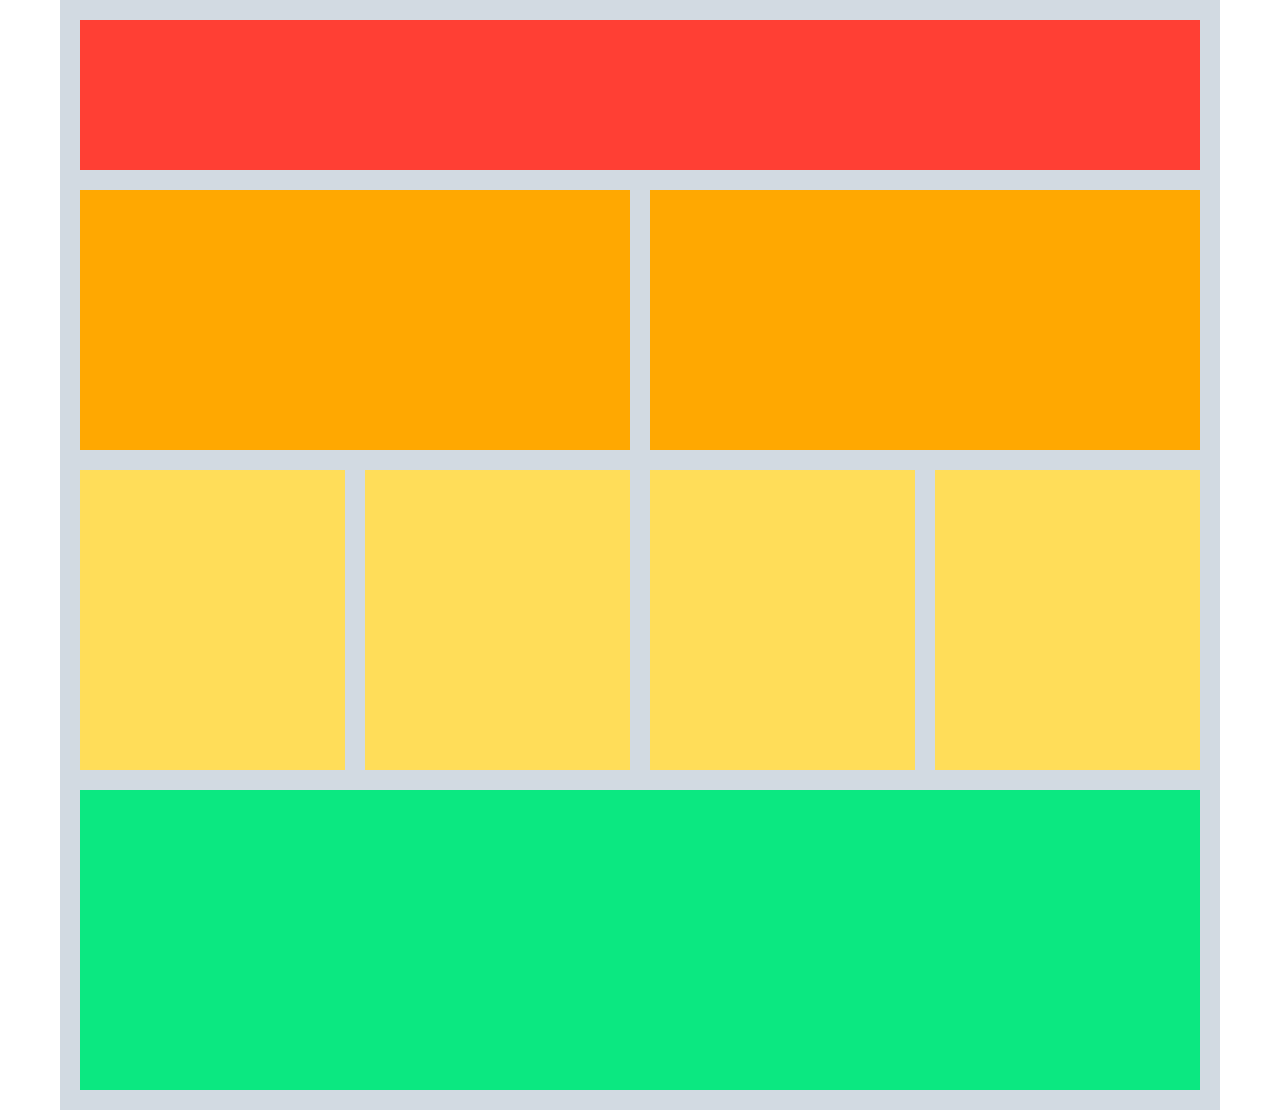
<file: layout_1/index.html>
<!DOCTYPE html>
<html lang="sv">

<head>
    <meta charset="UTF-8">
    <meta http-equiv="X-UA-Compatible" content="IE=edge">
    <meta name="viewport" content="width=device-width, initial-scale=1.0">
    <title>layout_1</title>
    <link rel="stylesheet" href="style.css">
</head>

<body>
    <div class="container">
        <header class="main-header"></header>
        <section class="orange">
            <article class="orange1"></article>
            <article class="orange1"></article>
        </section>
        <section class="gul">
            <article class="gul1"></article>
            <article class="gul1"></article>
            <article class="gul1"></article>
            <article class="gul1"></article>
        </section>
        <footer class="main-footer"></footer>
    </div>
</body>

</html>
</file>
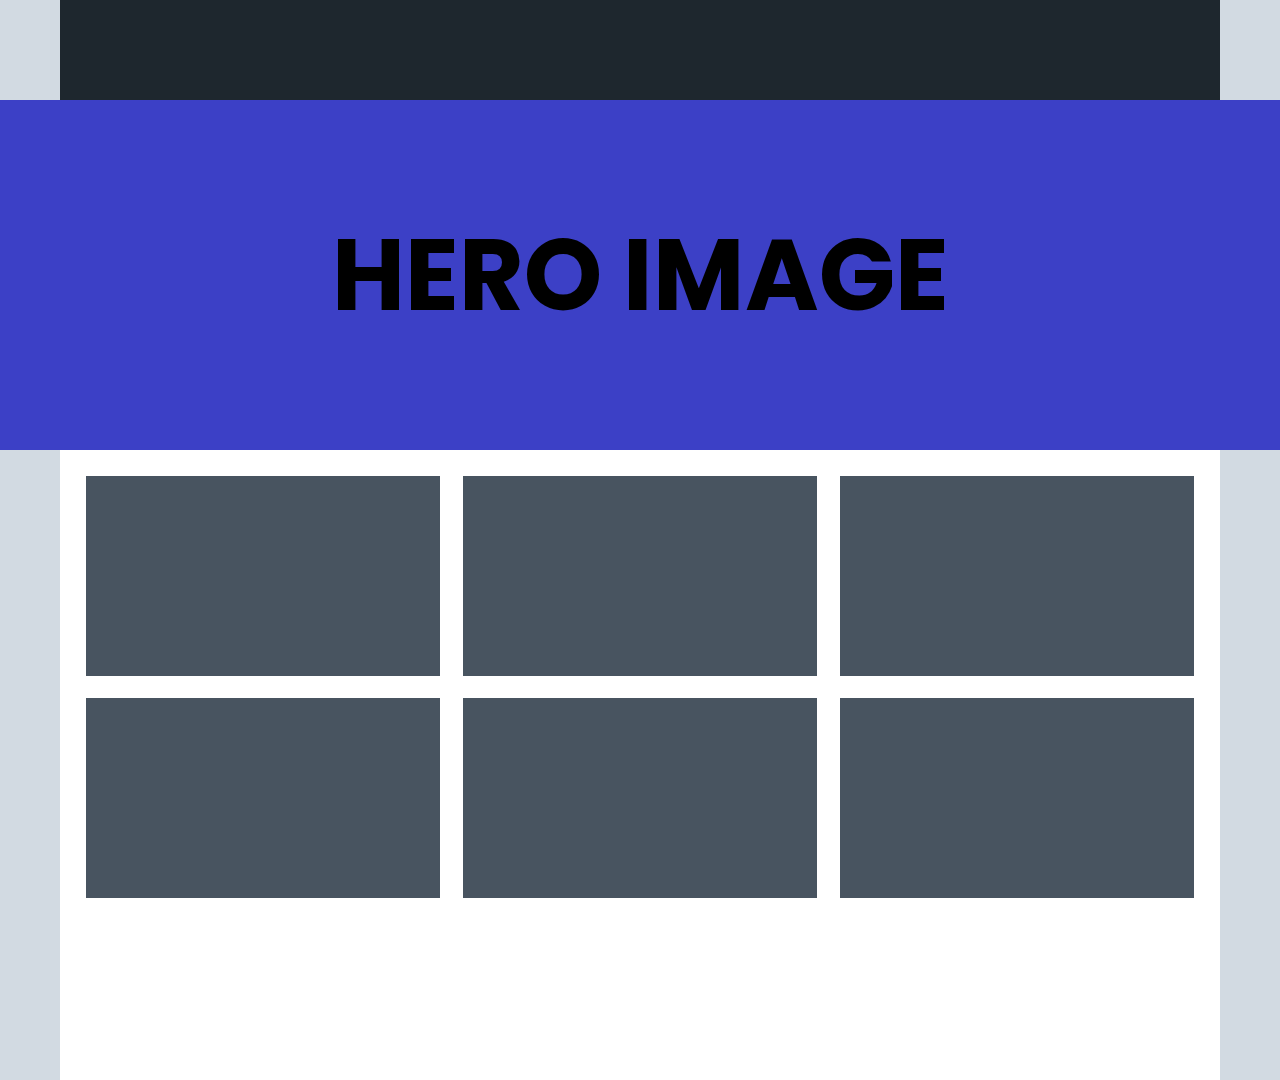
<file: layout_2/index.html>
<!DOCTYPE html>
<html lang="sv">

<head>
    <meta charset="UTF-8">
    <meta http-equiv="X-UA-Compatible" content="IE=edge">
    <meta name="viewport" content="width=device-width, initial-scale=1.0">
    <title>layout_2</title>
    <link rel="preconnect" href="https://fonts.googleapis.com">
    <link rel="preconnect" href="https://fonts.gstatic.com" crossorigin>
    <link href="https://fonts.googleapis.com/css2?family=Poppins:wght@400;500&display=swap" rel="stylesheet">
    <link rel="stylesheet" href="style.css">
</head>

<body>
    <!-- två header på varandra som ligger utanför containern -->
    <header class="main-header"></header>
    <!-- denna ligger utanför för att kunna fylla hela containern -->
    <div class="heroimage">
        <h1>HERO IMAGE</h1>
    </div>
    <!-- inehåller bara bilderna men är en klippa ändå -->
    <section class="container">
        <article class="bilder"></article>
        <article class="bilder"></article>
        <article class="bilder"></article>
        <article class="bilder"></article>
        <article class="bilder"></article>
        <article class="bilder"></article>
    </section>
</body>

</html>
</file>
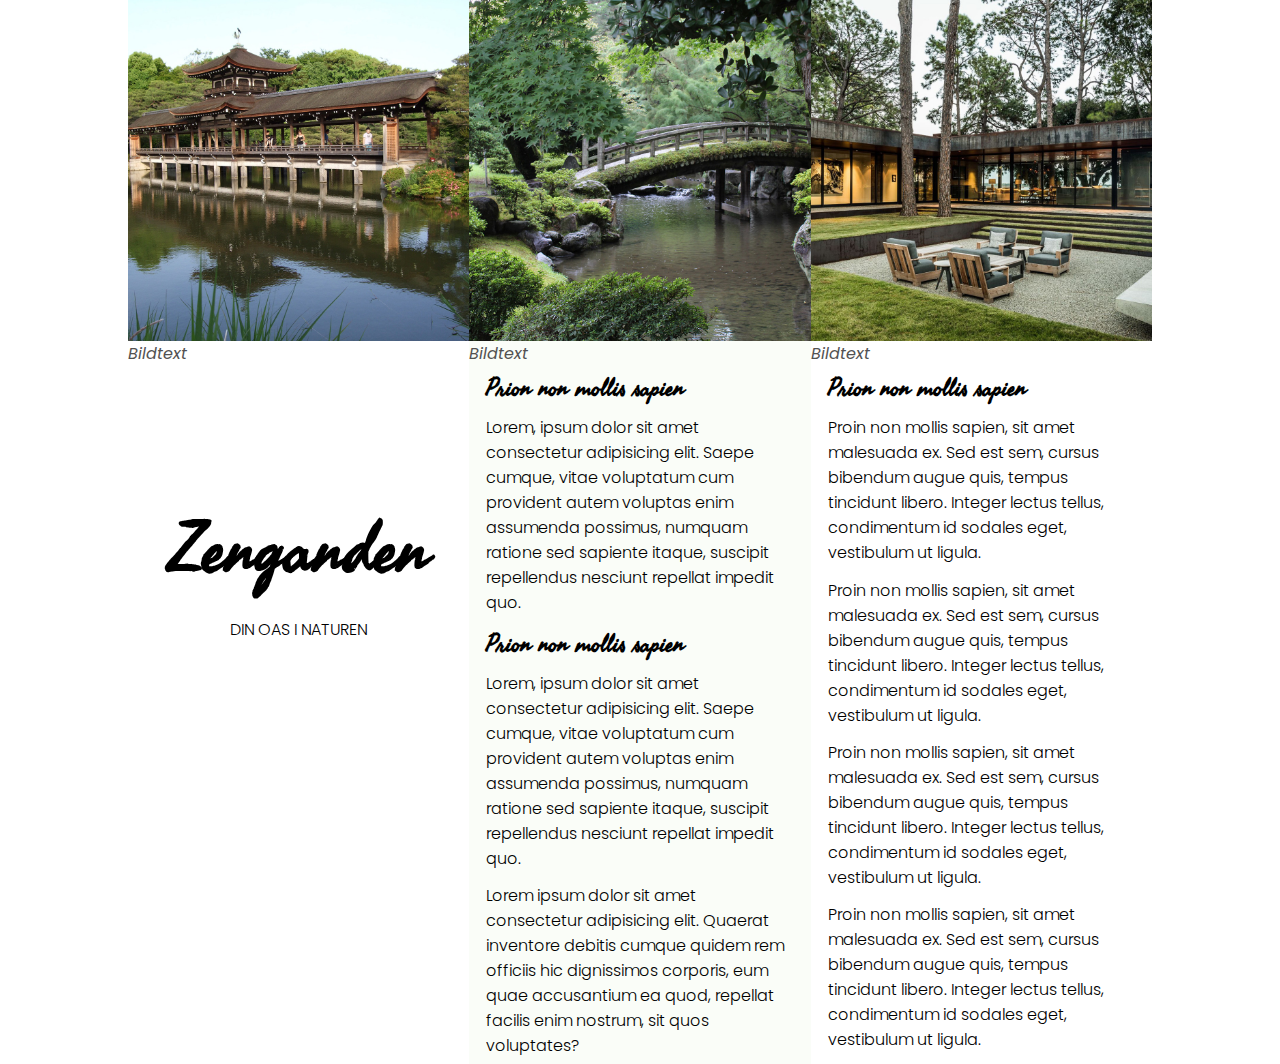
<file: layout_3/index.html>
<!DOCTYPE html>
<html lang="sv">

<head>
    <meta charset="UTF-8">
    <meta http-equiv="X-UA-Compatible" content="IE=edge">
    <meta name="viewport" content="width=device-width, initial-scale=1.0">
    <title>layout_3</title>
    <link rel="preconnect" href="https://fonts.googleapis.com">
    <link rel="preconnect" href="https://fonts.gstatic.com" crossorigin>
    <link href="https://fonts.googleapis.com/css2?family=Fasthand&display=swap" rel="stylesheet">
    <link rel="preconnect" href="https://fonts.googleapis.com">
    <link rel="preconnect" href="https://fonts.gstatic.com" crossorigin>
    <!-- Kan absolut tänka mig att det är många vikter men jag är en samlare, what can I say -->
    <link href="https://fonts.googleapis.com/css2?family=Poppins:wght@200;300;400;500&display=swap" rel="stylesheet">
    <link rel="stylesheet" href="slyle.css">
    <link href="https://fonts.googleapis.com/css2?family=Poppins:ital,wght@1,100&display=swap" rel="stylesheet">
</head>

<body>
    <section class="container">
        <!-- Kolumn 1 -->
        <!-- Övre delen av spallt 1 -->
        <div class="spallt">
            <figure class="bild">
                <img src="bilder/zen-house.jpg" alt="Ett hus som är byggd över vatten">
                <figcaption>Bildtext</figcaption>
            </figure>
            <!-- Nedre delen av spallt 1 -->
            <div class="box-1">
                <article class="text boxV">
                    <h1>Zenganden</h1>
                    <p>DIN OAS I NATUREN</p>
                </article>
            </div>
        </div>
        <!-- Kolumn 2 -->
        <!-- Övre delen av spallt 2 -->
        <div class="spallt box-2">
            <figure class="bild">
                <img src="bilder/zen_bridge.jpg"
                    alt="En bro gör över vatten, massa grönt i trädgården runtom">
                <figcaption>Bildtext</figcaption>
            </figure>
            <!-- Nedre delen av spallt 2 -->
            <article class="text">
                <h2>Prion non mollis sapien</h2>
                <p>Lorem, ipsum dolor sit amet consectetur adipisicing elit. Saepe cumque, vitae voluptatum cum
                    provident autem voluptas enim assumenda possimus, numquam ratione sed sapiente itaque, suscipit
                    repellendus nesciunt repellat impedit quo.</p>
                <h2>Prion non mollis sapien</h2>
                <p>Lorem, ipsum dolor sit amet consectetur adipisicing elit. Saepe cumque, vitae voluptatum cum
                    provident autem voluptas enim assumenda possimus, numquam ratione sed sapiente itaque, suscipit
                    repellendus nesciunt repellat impedit quo.</p>
                <p>Lorem ipsum dolor sit amet consectetur adipisicing elit. Quaerat inventore debitis cumque quidem rem
                    officiis hic dignissimos corporis, eum quae accusantium ea quod, repellat facilis enim nostrum, sit
                    quos voluptates?</p>
            </article>
        </div>
        <!-- Kolumn 3 -->
        <!-- Övre del på spallt 3 -->
        <div class="spallt box-3">
            <figure class="bild">
                <img src="bilder/zen-yard.jpg"
                    alt="en trädgår med mycket grönt, en soffgrupp står i mitten av bilden på en grusad grund">
                <figcaption>Bildtext</figcaption>
            </figure>
            <!-- Nedre del på spallt 3 -->
            <article class="text">
                <h2>Prion non mollis sapien</h2>
                <p>Proin non mollis sapien, sit amet malesuada ex. Sed est sem, cursus bibendum augue quis, tempus
                    tincidunt libero. Integer lectus tellus, condimentum id sodales eget, vestibulum ut ligula.</p>
                <p>Proin non mollis sapien, sit amet malesuada ex. Sed est sem, cursus bibendum augue quis, tempus
                    tincidunt libero. Integer lectus tellus, condimentum id sodales eget, vestibulum ut ligula.</p>
                <p>Proin non mollis sapien, sit amet malesuada ex. Sed est sem, cursus bibendum augue quis, tempus
                    tincidunt libero. Integer lectus tellus, condimentum id sodales eget, vestibulum ut ligula.</p>
                <p>Proin non mollis sapien, sit amet malesuada ex. Sed est sem, cursus bibendum augue quis, tempus
                    tincidunt libero. Integer lectus tellus, condimentum id sodales eget, vestibulum ut ligula.</p>
            </article>
        </div>
    </section>
</body>

</html>
</file>
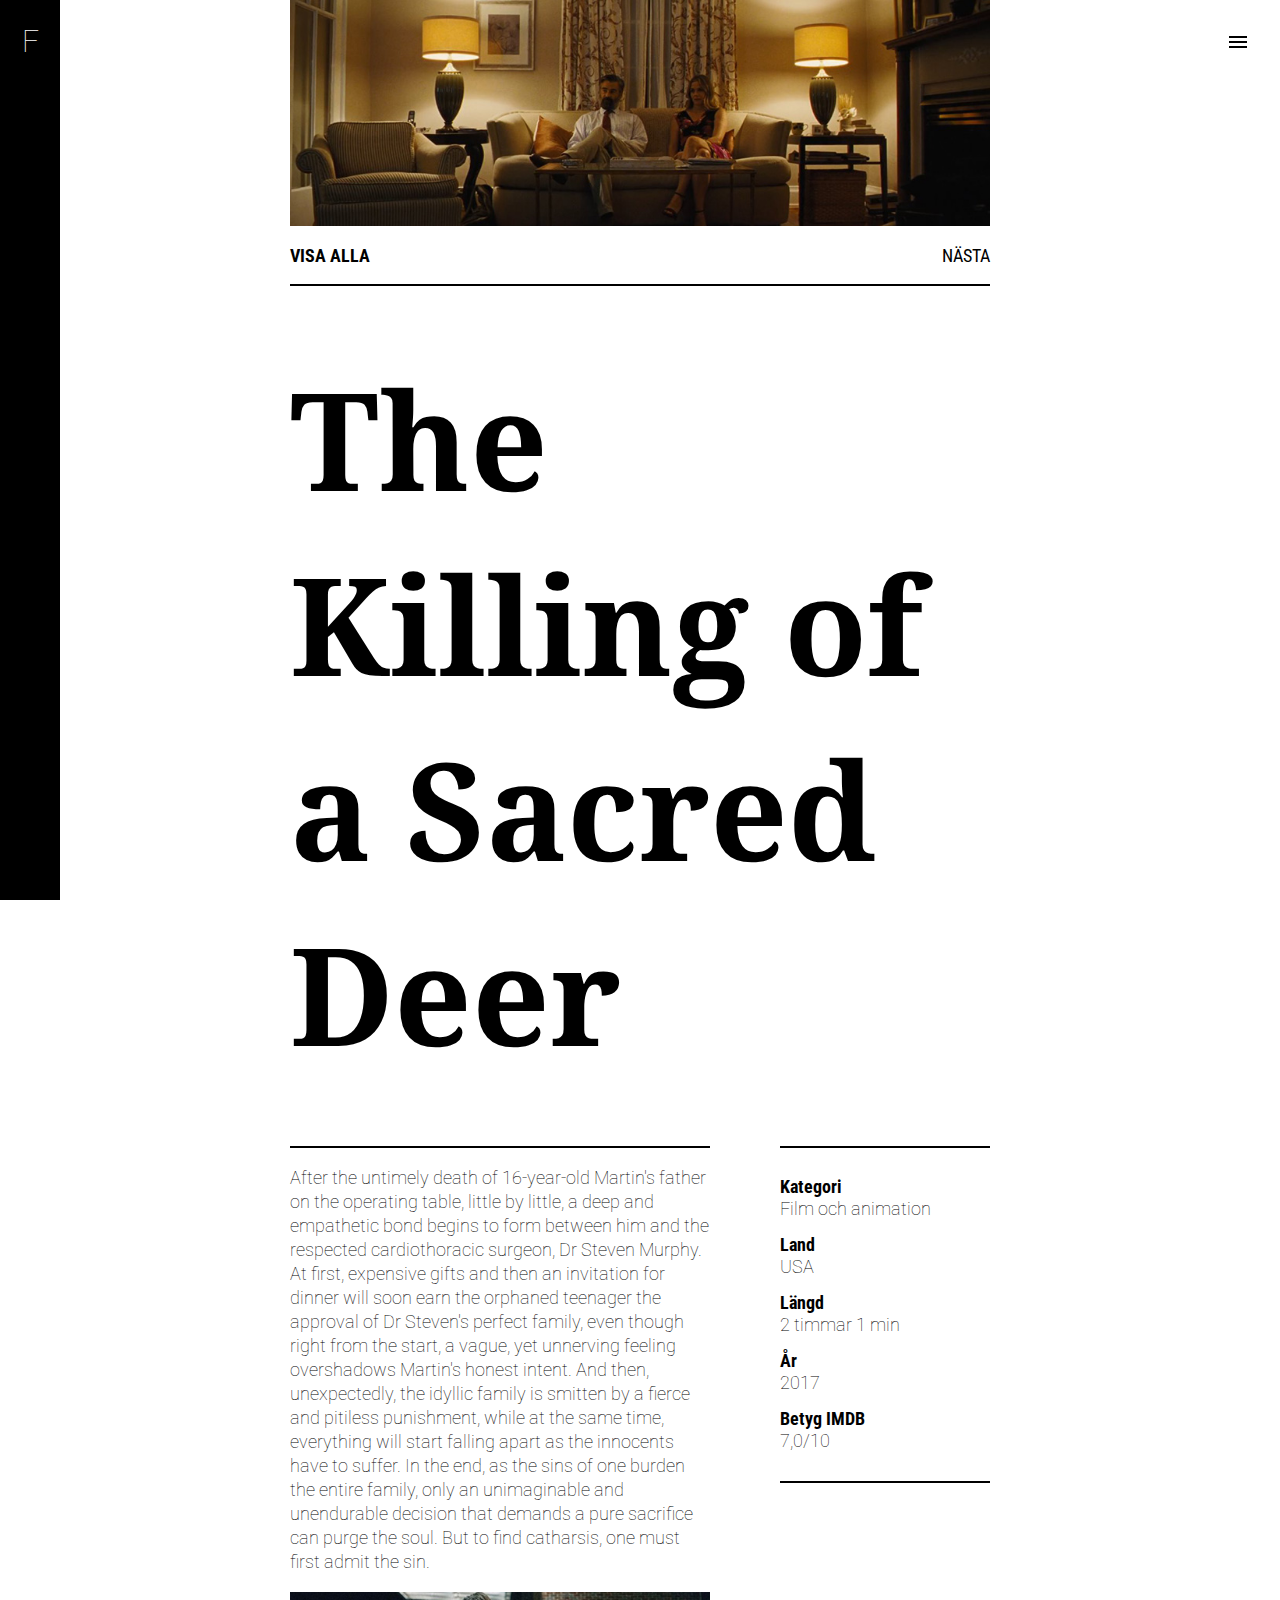
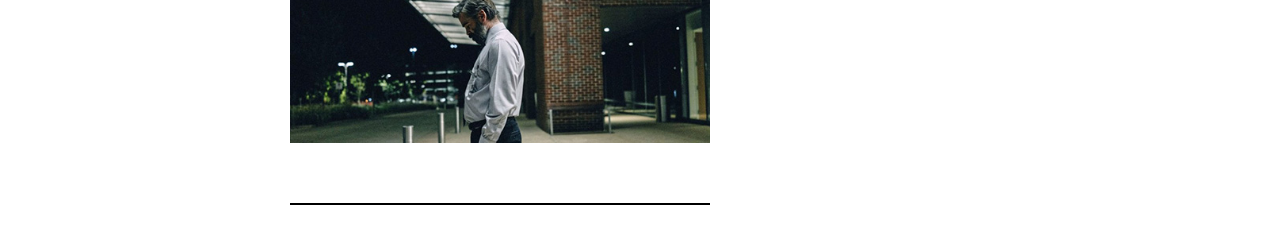
<file: layout_4/index.html>
<!DOCTYPE html>
<html lang="sv">

<head>
    <meta charset="UTF-8">
    <meta http-equiv="X-UA-Compatible" content="IE=edge">
    <meta name="viewport" content="width=device-width, initial-scale=1.0">
    <title>layout_4</title>
    <link href="https://fonts.googleapis.com/css2?family=Material+Symbols+Outlined" rel="stylesheet" />
    <link rel="preconnect" href="https://fonts.googleapis.com">
    <link rel="preconnect" href="https://fonts.gstatic.com" crossorigin>
    <link
        href="https://fonts.googleapis.com/css2?family=Noto+Serif+Georgian:wght@700&family=Roboto+Condensed:wght@400;700&family=Roboto:wght@100;300&display=swap"
        rel="stylesheet">
    <link rel="stylesheet" href="style.css">
</head>

<body>
    <section class="container">
        <!-- spallt till vänster-->
        <nav class="left-nav">
            <p class="text-nav">F</p>
        </nav>
        <!-- allt i mitten av artikeln -->
        <section class="spallt">
            <!-- bild och nav -->
            <header class="main-header">
                <img src="bilder/the-killing-of-a-sacred-deer-2017-1.jpg"
                    alt="En man och en kvinna sitter med korsade ben brvid varandra i en soffa. De ser ut att detta i ett vardagsrum. Båda deras blickar kollar båda åt deras höger, ser ut som att de kollar på samma sak.">
            </header>
            <nav class="main-nav">
                <!-- klass för att den ska vara fet -->
                <a class="visa-alla" href="#">VISA ALLA</a>
                <a href="#">NÄSTA</a>
            </nav>
            <!-- Vill ha den i en box ist för att bara låta den flyta runt och ha stylen på h1 an även fast det också hade funkat -->
            <section class="rubriken">
                <h1>The Killing of a Sacred Deer</h1>
            </section>
            <main class="text">
                <!-- Exempel på hur bra fantasin varit när classer ska döpas -->
                <!-- Vänstra spalten -->
                <article class="text-box">
                    <p class="brödtext">After the untimely death of 16-year-old Martin's father on the operating table,
                        little by little,
                        a deep and empathetic bond begins to form between him and the respected cardiothoracic surgeon,
                        Dr Steven Murphy. At first, expensive gifts and then an invitation for dinner will soon earn the
                        orphaned teenager the approval of Dr Steven's perfect family, even though right from the start,
                        a vague, yet unnerving feeling overshadows Martin's honest intent. And then, unexpectedly, the
                        idyllic family is smitten by a fierce and pitiless punishment, while at the same time,
                        everything will start falling apart as the innocents have to suffer. In the end, as the sins of
                        one burden the entire family, only an unimaginable and unendurable decision that demands a pure
                        sacrifice can purge the soul. But to find catharsis, one must first admit the sin.</p>
                    <img class="brodtext-bild" src="bilder/old_man.jpg"
                        alt="Äldre man med skägg står utanför en byggnad, han blick är ricktad ner mot marken">
                </article>
                <!-- Högra spalten -->
                <aside class="info-box">
                    <article class="info-box-text">
                        <h2>Kategori</h2>
                        <p>Film och animation</p>
                        <h2>Land</h2>
                        <p>USA</p>
                        <h2>Längd</h2>
                        <p>2 timmar 1 min</p>
                        <h2>År</h2>
                        <p>2017</p>
                        <h2>Betyg IMDB</h2>
                        <p>7,0/10</p>
                    </article>
                </aside>
            </main>
            <nav class="right-nav"><span class="material-symbols-outlined">menu</span></nav>
        </section>


    </section>
</body>

</html>
</file>
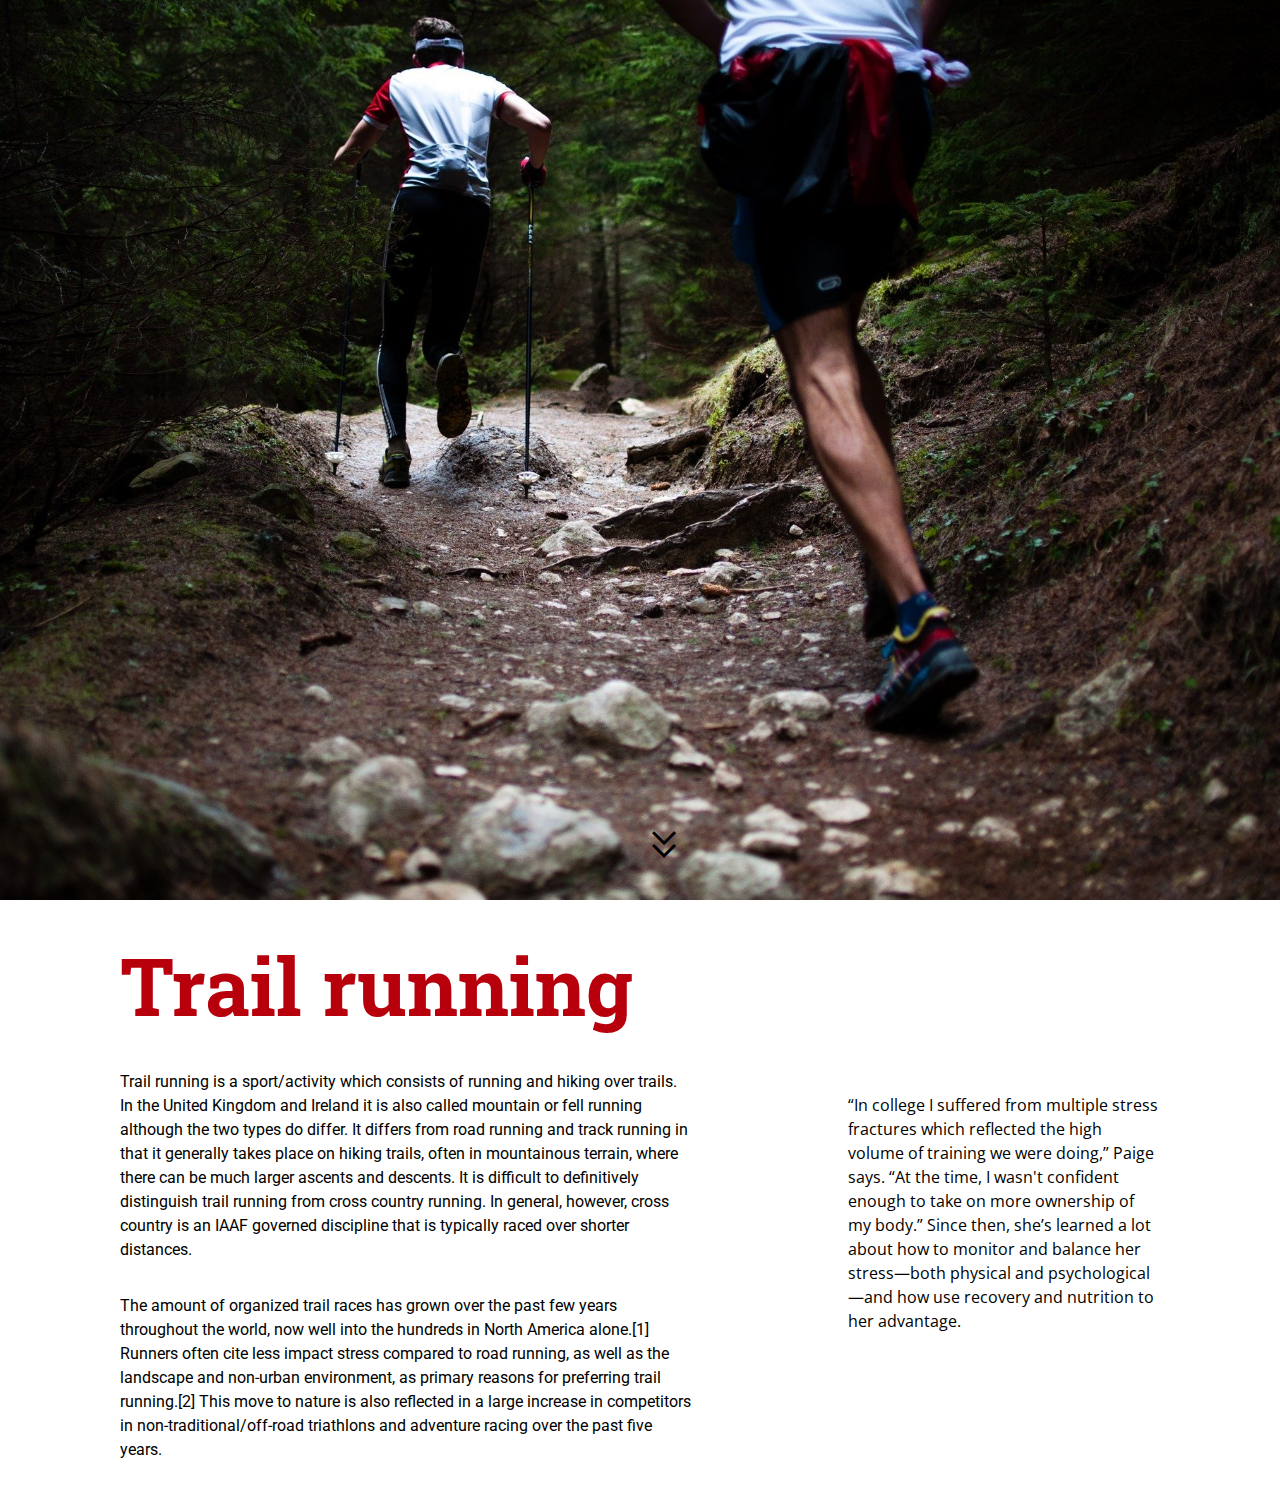
<file: layout_5/index.html>
<!DOCTYPE html>
<html lang="sv">

<head>
    <meta charset="UTF-8">
    <meta http-equiv="X-UA-Compatible" content="IE=edge">
    <meta name="viewport" content="width=device-width, initial-scale=1.0">
    <title>layout_5</title>
    <link href="https://fonts.googleapis.com/css2?family=Material+Symbols+Outlined" rel="stylesheet" />
    <link rel="preconnect" href="https://fonts.googleapis.com">
    <link rel="preconnect" href="https://fonts.gstatic.com" crossorigin>
    <link
        href="https://fonts.googleapis.com/css2?family=Open+Sans:ital,wght@1,300&family=Roboto&family=Roboto+Slab:wght@700&display=swap"
        rel="stylesheet">
    <link rel="stylesheet" href="style.css">
</head>

<body>
    <section class="container">
        <!-- denna section är för öppningen, bild och ikon -->
        <section class="opening">

            <a class="pil-ner" href="#section2">
                <span class="material-symbols-outlined">keyboard_double_arrow_down
                </span> </a>
        </section>
        <!-- Här är den nedre delen på sidan, den man kommer till när man trycker på ikonen, de tackar vi id't för -->
        <section class="text-section" id="section2">
            <!-- vänstra spallten som wrappar rubriken och brödtexten -->
            <article class="spalltV">
                <h1>Trail running</h1>
                <p class="text-left">Trail running is a sport/activity which consists of running and hiking over trails.
                    In the United
                    Kingdom and Ireland it is also called mountain or fell running although the two types do differ. It
                    differs from road running and track running in that it generally takes place on hiking trails, often
                    in mountainous terrain, where there can be much larger ascents and descents. It is difficult to
                    definitively distinguish trail running from cross country running. In general, however, cross
                    country is an IAAF governed discipline that is typically raced over shorter distances.</p>
                <p class="text-left">
                    The amount of organized trail races has grown over the past few years throughout the world, now well
                    into the hundreds in North America alone.[1] Runners often cite less impact stress compared to road
                    running, as well as the landscape and non-urban environment, as primary reasons for preferring trail
                    running.[2] This move to nature is also reflected in a large increase in competitors in
                    non-traditional/off-road triathlons and adventure racing over the past five years.</p>
            </article>
            <!-- Den högra spallten har enbart den kursiva texten -->
            <aside class="spalltH">
                <p class="text-right">“In college I suffered from multiple stress fractures which reflected the high
                    volume of training we
                    were doing,” Paige says. “At the time, I wasn't confident enough to take on more ownership of my
                    body.” Since then, she’s learned a lot about how to monitor and balance her stress—both physical and
                    psychological—and how use recovery and nutrition to her advantage.</p>
            </aside>
        </section>
    </section>
</body>

</html>
</file>
<file: layout_1/style.css>
@charset "UTF-8";
html,
* {
  margin: 0;
  padding: 0;
  box-sizing: border-box;
}

.container {
  background-color: #D2DAE2;
  max-width: 1160px;
  margin: auto;
  display: flex;
  flex-wrap: wrap;
  justify-content: center;
  padding: 20px;
  flex: 0 0 265px;
}
.container .main-header {
  height: 150px;
  flex: 0 0 1120px;
  background-color: #FF3F34;
}
.container .orange {
  height: 300px;
  width: 1120px;
  display: flex;
  justify-content: space-between;
  /* Över under, höger vänster */
  padding: 20px 0;
}
.container .orange .orange1 {
  background-color: #FFA801;
  flex: 0 0 550px;
  height: 260px;
}
.container .gul {
  height: 300px;
  width: 1120px;
  display: flex;
  justify-content: space-between;
}
.container .gul .gul1 {
  background-color: #FFDD59;
  flex: 0 0 265px;
}
.container .main-footer {
  height: 300px;
  width: 1120px;
  background-color: #0BE881;
  margin-top: 20px;
}/*# sourceMappingURL=style.css.map */
</file>
<file: layout_2/style.css>
@charset "UTF-8";
*,
html {
  margin: 0;
  padding: 0;
  box-sizing: border-box;
}

body {
  background-color: #D2DAE2;
}

.main-header {
  background-color: #1E272E;
  height: 100px;
  max-width: 1160px;
  margin: auto;
}

h1 {
  /* bara för att fjäska har jag din font favorit */
  font-family: "Poppins", sans-serif;
  font-weight: 500px;
  font-size: 100px;
}

.heroimage {
  background-color: #3C40C6;
  /* denna kommer alltid ta upp hela skärmen */
  white-space: 100%;
  height: 350px;
  display: flex;
  justify-content: center;
  align-items: center;
}

/* här ligger endast den vita bakrunden och bilderna */
.container {
  background-color: #FFFFFF;
  max-width: 1160px;
  height: 630px;
  margin: auto;
  display: flex;
  /* Den här fixar biffen (gör att boxarna hamnar undervarandra i boxen) */
  flex-wrap: wrap;
  justify-content: space-between;
  align-content: flex-start;
  padding: 2%;
  /* Bilderna */
}
.container .bilder {
  height: 200px;
  background-color: #485460;
  /* Efter min smarta uträkning så hoppas jade detta stämmer */
  flex: 0 0 32%;
  margin-bottom: 2%;
}/*# sourceMappingURL=style.css.map */
</file>
<file: layout_3/slyle.css>
*,
html {
  margin: 0;
  padding: 0;
  box-sizing: border-box;
}

img {
  width: 100%;
  display: block;
}

h1 {
  font-family: "Fasthand", cursive;
  font-size: 4.375rem;
}

h2 {
  font-family: "Fasthand", cursive;
}

p {
  font-family: "Poppins", sans-serif;
  font-weight: 300;
  font-size: 1rem;
  padding: 2% 0;
}

.container {
  background-color: #fff;
  max-width: 64rem;
  display: flex;
  margin: auto;
}
.container .spallt {
  flex: 0 0 33.33%;
}
.container .spallt figcaption {
  font-family: "Poppins", sans-serif;
  color: #525252;
  font-style: italic;
}
.container .spallt .box-1 {
  display: flex;
  align-items: center;
  justify-content: center;
  height: 25rem;
}
.container .spallt.box-2 {
  background-color: #FAFDF8;
}
.container .spallt .text {
  max-width: 90%;
  margin: auto;
}
.container .spallt .text.boxV {
  display: flex;
  justify-content: center;
  flex-wrap: wrap;
}/*# sourceMappingURL=slyle.css.map */
</file>
<file: layout_4/style.css>
@charset "UTF-8";
*,
html {
  margin: 0;
  padding: 0;
  box-sizing: border-box;
}

img {
  display: block;
  width: 100%;
}

a {
  color: #000000;
  text-decoration: none;
  font-family: "Roboto Condensed", sans-serif;
  font-size: 1.125rem;
}

.brödtext {
  margin: 1.125rem 0;
}

.brodtext-bild {
  margin-bottom: 3.75rem;
}

h2 {
  font-family: "Roboto Condensed", sans-serif;
  font-size: 1.125rem;
  margin-top: 0.8125rem;
}

p {
  font-family: "Roboto", sans-serif;
  font-weight: 100;
  font-size: 1.125rem;
  line-height: 1.5rem;
}

.visa-alla {
  font-family: "Roboto Condensed", sans-serif;
  font-weight: 700;
}

.container .left-nav {
  background-color: #000000;
  position: fixed;
  top: 0;
  left: 0;
  width: 3.75rem;
  height: 100vh;
  display: flex;
  justify-content: center;
  padding-top: 1.875rem;
}
.container .left-nav .text-nav {
  color: rgb(255, 255, 255);
  font-size: 1.875rem;
}
.container .spallt {
  margin: auto;
  max-width: 700px;
}
.container .spallt .main-nav {
  display: flex;
  justify-content: space-between;
  align-items: center;
  height: 3.75rem;
  border-bottom: 2px solid black;
}
.container .spallt .right-nav {
  position: fixed;
  top: 1.875rem;
  right: 1.875rem;
}
.container .spallt .rubriken {
  font-size: 4.25rem;
  font-family: "Noto Serif Georgian", serif;
  margin: 3.75rem 0;
}
.container .spallt .text {
  display: flex;
  justify-content: space-between;
  align-items: flex-start;
}
.container .spallt .text .text-box {
  flex: 0 0 60%;
  border-bottom: 2px solid black;
  border-top: 2px solid black;
  margin-bottom: 1.75rem;
}
.container .spallt .info-box {
  width: 30%;
  font-size: 1, 125;
  border-top: 2px solid black;
}
.container .spallt .info-box .info-box-text {
  border-bottom: 2px solid black;
  margin-top: 1.75rem;
  padding-bottom: 1.75rem;
}/*# sourceMappingURL=style.css.map */
</file>
<file: layout_5/style.css>
*,
html {
  margin: 0;
  padding: 0;
  box-sizing: border-box;
}

h1 {
  color: #B7000C;
  font-size: 5rem;
  font-family: "Roboto Slab", serif;
}

p {
  padding-top: 2rem;
  line-height: 1.5rem;
}

.container .opening {
  height: 100vh;
  width: 100vw;
  background-size: cover;
  background-image: url("img/running.jpg");
  background-position: center;
  display: flex;
  justify-content: center;
}
.container .opening .pil-ner .material-symbols-outlined {
  position: absolute;
  bottom: 2rem;
  color: black;
  font-size: 3rem;
}
.container .text-section {
  max-width: 1040px;
  margin: auto;
  display: flex;
  justify-content: space-between;
  padding: 2rem 0;
}
.container .text-section .spalltV {
  flex: 0 0 55%;
}
.container .text-section .spalltV .text-left {
  font-family: "Roboto", sans-serif;
}
.container .text-section .spalltH {
  flex: 0 0 30%;
  display: flex;
  justify-content: center;
  align-items: center;
}
.container .text-section .spalltH .text-right {
  font-family: "Open Sans", sans-serif;
}/*# sourceMappingURL=style.css.map */
</file>
